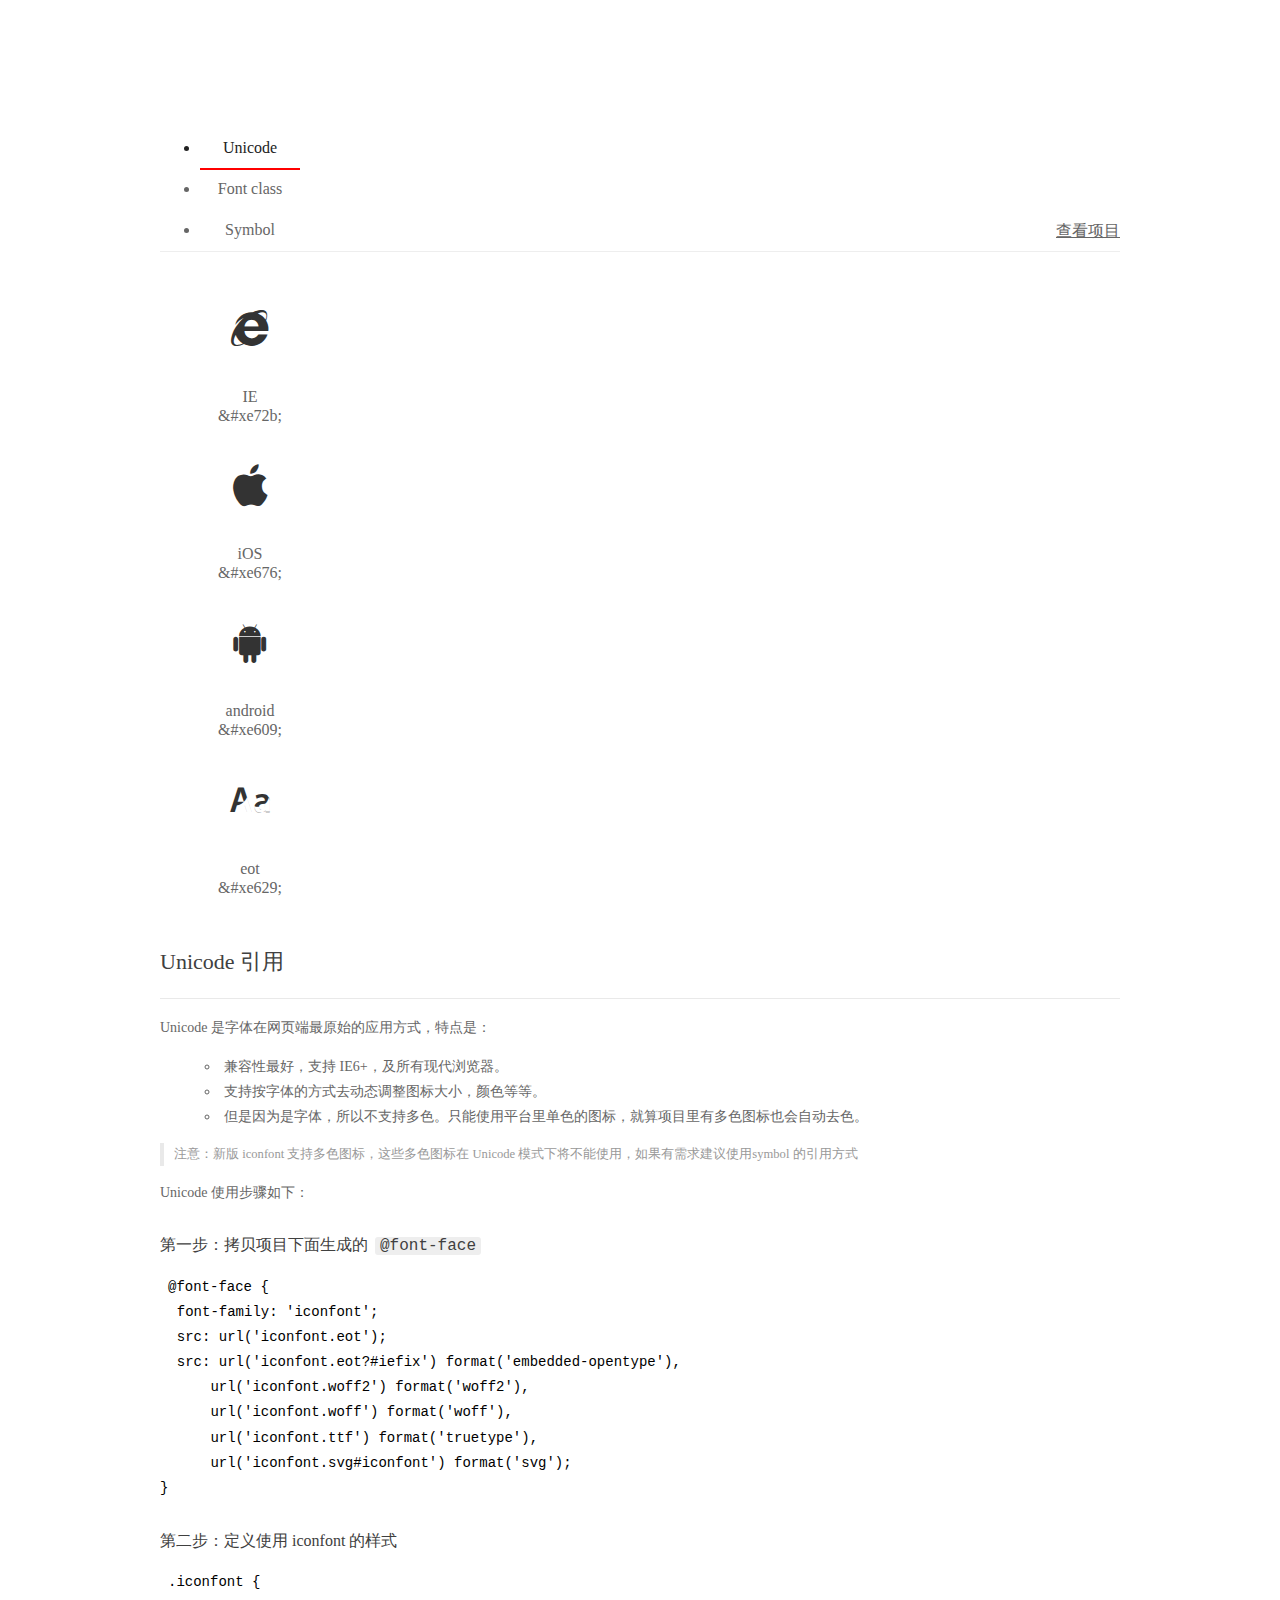
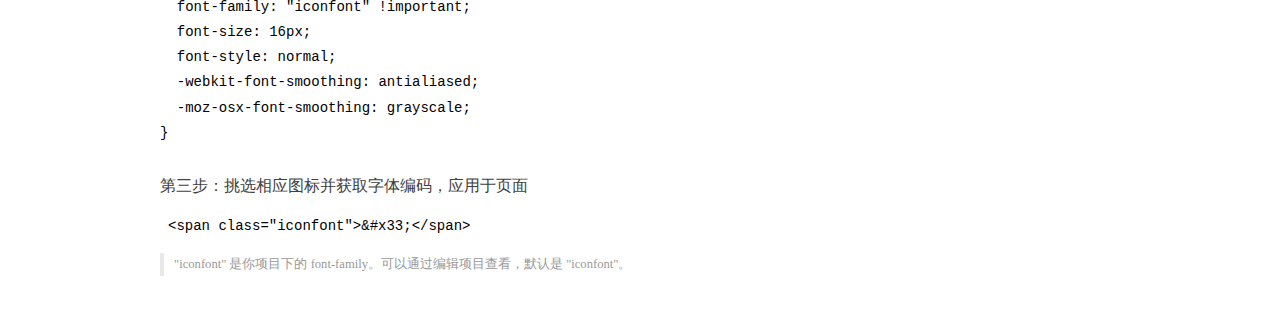
<file: blog/style/iconfont/demo_index.html>
<!DOCTYPE html>
<html>
<head>
  <meta charset="utf-8"/>
  <title>IconFont Demo</title>
  <link rel="shortcut icon" href="https://img.alicdn.com/tps/i4/TB1_oz6GVXXXXaFXpXXJDFnIXXX-64-64.ico" type="image/x-icon"/>
  <link rel="stylesheet" href="https://g.alicdn.com/thx/cube/1.3.2/cube.min.css">
  <link rel="stylesheet" href="demo.css">
  <link rel="stylesheet" href="iconfont.css">
  <script src="iconfont.js"></script>
  <!-- jQuery -->
  <script src="https://a1.alicdn.com/oss/uploads/2018/12/26/7bfddb60-08e8-11e9-9b04-53e73bb6408b.js"></script>
  <!-- 代码高亮 -->
  <script src="https://a1.alicdn.com/oss/uploads/2018/12/26/a3f714d0-08e6-11e9-8a15-ebf944d7534c.js"></script>
</head>
<body>
  <div class="main">
    <h1 class="logo"><a href="https://www.iconfont.cn/" title="iconfont 首页" target="_blank">&#xe86b;</a></h1>
    <div class="nav-tabs">
      <ul id="tabs" class="dib-box">
        <li class="dib active"><span>Unicode</span></li>
        <li class="dib"><span>Font class</span></li>
        <li class="dib"><span>Symbol</span></li>
      </ul>
      
      <a href="https://www.iconfont.cn/manage/index?manage_type=myprojects&projectId=1991884" target="_blank" class="nav-more">查看项目</a>
      
    </div>
    <div class="tab-container">
      <div class="content unicode" style="display: block;">
          <ul class="icon_lists dib-box">
          
            <li class="dib">
              <span class="icon iconfont">&#xe72b;</span>
                <div class="name">IE</div>
                <div class="code-name">&amp;#xe72b;</div>
              </li>
          
            <li class="dib">
              <span class="icon iconfont">&#xe676;</span>
                <div class="name">iOS</div>
                <div class="code-name">&amp;#xe676;</div>
              </li>
          
            <li class="dib">
              <span class="icon iconfont">&#xe609;</span>
                <div class="name">android</div>
                <div class="code-name">&amp;#xe609;</div>
              </li>
          
            <li class="dib">
              <span class="icon iconfont">&#xe629;</span>
                <div class="name">eot</div>
                <div class="code-name">&amp;#xe629;</div>
              </li>
          
          </ul>
          <div class="article markdown">
          <h2 id="unicode-">Unicode 引用</h2>
          <hr>

          <p>Unicode 是字体在网页端最原始的应用方式，特点是：</p>
          <ul>
            <li>兼容性最好，支持 IE6+，及所有现代浏览器。</li>
            <li>支持按字体的方式去动态调整图标大小，颜色等等。</li>
            <li>但是因为是字体，所以不支持多色。只能使用平台里单色的图标，就算项目里有多色图标也会自动去色。</li>
          </ul>
          <blockquote>
            <p>注意：新版 iconfont 支持多色图标，这些多色图标在 Unicode 模式下将不能使用，如果有需求建议使用symbol 的引用方式</p>
          </blockquote>
          <p>Unicode 使用步骤如下：</p>
          <h3 id="-font-face">第一步：拷贝项目下面生成的 <code>@font-face</code></h3>
<pre><code class="language-css"
>@font-face {
  font-family: 'iconfont';
  src: url('iconfont.eot');
  src: url('iconfont.eot?#iefix') format('embedded-opentype'),
      url('iconfont.woff2') format('woff2'),
      url('iconfont.woff') format('woff'),
      url('iconfont.ttf') format('truetype'),
      url('iconfont.svg#iconfont') format('svg');
}
</code></pre>
          <h3 id="-iconfont-">第二步：定义使用 iconfont 的样式</h3>
<pre><code class="language-css"
>.iconfont {
  font-family: "iconfont" !important;
  font-size: 16px;
  font-style: normal;
  -webkit-font-smoothing: antialiased;
  -moz-osx-font-smoothing: grayscale;
}
</code></pre>
          <h3 id="-">第三步：挑选相应图标并获取字体编码，应用于页面</h3>
<pre>
<code class="language-html"
>&lt;span class="iconfont"&gt;&amp;#x33;&lt;/span&gt;
</code></pre>
          <blockquote>
            <p>"iconfont" 是你项目下的 font-family。可以通过编辑项目查看，默认是 "iconfont"。</p>
          </blockquote>
          </div>
      </div>
      <div class="content font-class">
        <ul class="icon_lists dib-box">
          
          <li class="dib">
            <span class="icon iconfont icon-ie"></span>
            <div class="name">
              IE
            </div>
            <div class="code-name">.icon-ie
            </div>
          </li>
          
          <li class="dib">
            <span class="icon iconfont icon-ios"></span>
            <div class="name">
              iOS
            </div>
            <div class="code-name">.icon-ios
            </div>
          </li>
          
          <li class="dib">
            <span class="icon iconfont icon-android"></span>
            <div class="name">
              android
            </div>
            <div class="code-name">.icon-android
            </div>
          </li>
          
          <li class="dib">
            <span class="icon iconfont icon-eot"></span>
            <div class="name">
              eot
            </div>
            <div class="code-name">.icon-eot
            </div>
          </li>
          
        </ul>
        <div class="article markdown">
        <h2 id="font-class-">font-class 引用</h2>
        <hr>

        <p>font-class 是 Unicode 使用方式的一种变种，主要是解决 Unicode 书写不直观，语意不明确的问题。</p>
        <p>与 Unicode 使用方式相比，具有如下特点：</p>
        <ul>
          <li>兼容性良好，支持 IE8+，及所有现代浏览器。</li>
          <li>相比于 Unicode 语意明确，书写更直观。可以很容易分辨这个 icon 是什么。</li>
          <li>因为使用 class 来定义图标，所以当要替换图标时，只需要修改 class 里面的 Unicode 引用。</li>
          <li>不过因为本质上还是使用的字体，所以多色图标还是不支持的。</li>
        </ul>
        <p>使用步骤如下：</p>
        <h3 id="-fontclass-">第一步：引入项目下面生成的 fontclass 代码：</h3>
<pre><code class="language-html">&lt;link rel="stylesheet" href="./iconfont.css"&gt;
</code></pre>
        <h3 id="-">第二步：挑选相应图标并获取类名，应用于页面：</h3>
<pre><code class="language-html">&lt;span class="iconfont icon-xxx"&gt;&lt;/span&gt;
</code></pre>
        <blockquote>
          <p>"
            iconfont" 是你项目下的 font-family。可以通过编辑项目查看，默认是 "iconfont"。</p>
        </blockquote>
      </div>
      </div>
      <div class="content symbol">
          <ul class="icon_lists dib-box">
          
            <li class="dib">
                <svg class="icon svg-icon" aria-hidden="true">
                  <use xlink:href="#icon-ie"></use>
                </svg>
                <div class="name">IE</div>
                <div class="code-name">#icon-ie</div>
            </li>
          
            <li class="dib">
                <svg class="icon svg-icon" aria-hidden="true">
                  <use xlink:href="#icon-ios"></use>
                </svg>
                <div class="name">iOS</div>
                <div class="code-name">#icon-ios</div>
            </li>
          
            <li class="dib">
                <svg class="icon svg-icon" aria-hidden="true">
                  <use xlink:href="#icon-android"></use>
                </svg>
                <div class="name">android</div>
                <div class="code-name">#icon-android</div>
            </li>
          
            <li class="dib">
                <svg class="icon svg-icon" aria-hidden="true">
                  <use xlink:href="#icon-eot"></use>
                </svg>
                <div class="name">eot</div>
                <div class="code-name">#icon-eot</div>
            </li>
          
          </ul>
          <div class="article markdown">
          <h2 id="symbol-">Symbol 引用</h2>
          <hr>

          <p>这是一种全新的使用方式，应该说这才是未来的主流，也是平台目前推荐的用法。相关介绍可以参考这篇<a href="">文章</a>
            这种用法其实是做了一个 SVG 的集合，与另外两种相比具有如下特点：</p>
          <ul>
            <li>支持多色图标了，不再受单色限制。</li>
            <li>通过一些技巧，支持像字体那样，通过 <code>font-size</code>, <code>color</code> 来调整样式。</li>
            <li>兼容性较差，支持 IE9+，及现代浏览器。</li>
            <li>浏览器渲染 SVG 的性能一般，还不如 png。</li>
          </ul>
          <p>使用步骤如下：</p>
          <h3 id="-symbol-">第一步：引入项目下面生成的 symbol 代码：</h3>
<pre><code class="language-html">&lt;script src="./iconfont.js"&gt;&lt;/script&gt;
</code></pre>
          <h3 id="-css-">第二步：加入通用 CSS 代码（引入一次就行）：</h3>
<pre><code class="language-html">&lt;style&gt;
.icon {
  width: 1em;
  height: 1em;
  vertical-align: -0.15em;
  fill: currentColor;
  overflow: hidden;
}
&lt;/style&gt;
</code></pre>
          <h3 id="-">第三步：挑选相应图标并获取类名，应用于页面：</h3>
<pre><code class="language-html">&lt;svg class="icon" aria-hidden="true"&gt;
  &lt;use xlink:href="#icon-xxx"&gt;&lt;/use&gt;
&lt;/svg&gt;
</code></pre>
          </div>
      </div>

    </div>
  </div>
  <script>
  $(document).ready(function () {
      $('.tab-container .content:first').show()

      $('#tabs li').click(function (e) {
        var tabContent = $('.tab-container .content')
        var index = $(this).index()

        if ($(this).hasClass('active')) {
          return
        } else {
          $('#tabs li').removeClass('active')
          $(this).addClass('active')

          tabContent.hide().eq(index).fadeIn()
        }
      })
    })
  </script>
</body>
</html>
</file>
<file: blog/style/iconfont/demo.css>
/* Logo 字体 */
@font-face {
  font-family: "iconfont logo";
  src: url('https://at.alicdn.com/t/font_985780_km7mi63cihi.eot?t=1545807318834');
  src: url('https://at.alicdn.com/t/font_985780_km7mi63cihi.eot?t=1545807318834#iefix') format('embedded-opentype'),
    url('https://at.alicdn.com/t/font_985780_km7mi63cihi.woff?t=1545807318834') format('woff'),
    url('https://at.alicdn.com/t/font_985780_km7mi63cihi.ttf?t=1545807318834') format('truetype'),
    url('https://at.alicdn.com/t/font_985780_km7mi63cihi.svg?t=1545807318834#iconfont') format('svg');
}

.logo {
  font-family: "iconfont logo";
  font-size: 160px;
  font-style: normal;
  -webkit-font-smoothing: antialiased;
  -moz-osx-font-smoothing: grayscale;
}

/* tabs */
.nav-tabs {
  position: relative;
}

.nav-tabs .nav-more {
  position: absolute;
  right: 0;
  bottom: 0;
  height: 42px;
  line-height: 42px;
  color: #666;
}

#tabs {
  border-bottom: 1px solid #eee;
}

#tabs li {
  cursor: pointer;
  width: 100px;
  height: 40px;
  line-height: 40px;
  text-align: center;
  font-size: 16px;
  border-bottom: 2px solid transparent;
  position: relative;
  z-index: 1;
  margin-bottom: -1px;
  color: #666;
}


#tabs .active {
  border-bottom-color: #f00;
  color: #222;
}

.tab-container .content {
  display: none;
}

/* 页面布局 */
.main {
  padding: 30px 100px;
  width: 960px;
  margin: 0 auto;
}

.main .logo {
  color: #333;
  text-align: left;
  margin-bottom: 30px;
  line-height: 1;
  height: 110px;
  margin-top: -50px;
  overflow: hidden;
  *zoom: 1;
}

.main .logo a {
  font-size: 160px;
  color: #333;
}

.helps {
  margin-top: 40px;
}

.helps pre {
  padding: 20px;
  margin: 10px 0;
  border: solid 1px #e7e1cd;
  background-color: #fffdef;
  overflow: auto;
}

.icon_lists {
  width: 100% !important;
  overflow: hidden;
  *zoom: 1;
}

.icon_lists li {
  width: 100px;
  margin-bottom: 10px;
  margin-right: 20px;
  text-align: center;
  list-style: none !important;
  cursor: default;
}

.icon_lists li .code-name {
  line-height: 1.2;
}

.icon_lists .icon {
  display: block;
  height: 100px;
  line-height: 100px;
  font-size: 42px;
  margin: 10px auto;
  color: #333;
  -webkit-transition: font-size 0.25s linear, width 0.25s linear;
  -moz-transition: font-size 0.25s linear, width 0.25s linear;
  transition: font-size 0.25s linear, width 0.25s linear;
}

.icon_lists .icon:hover {
  font-size: 100px;
}

.icon_lists .svg-icon {
  /* 通过设置 font-size 来改变图标大小 */
  width: 1em;
  /* 图标和文字相邻时，垂直对齐 */
  vertical-align: -0.15em;
  /* 通过设置 color 来改变 SVG 的颜色/fill */
  fill: currentColor;
  /* path 和 stroke 溢出 viewBox 部分在 IE 下会显示
      normalize.css 中也包含这行 */
  overflow: hidden;
}

.icon_lists li .name,
.icon_lists li .code-name {
  color: #666;
}

/* markdown 样式 */
.markdown {
  color: #666;
  font-size: 14px;
  line-height: 1.8;
}

.highlight {
  line-height: 1.5;
}

.markdown img {
  vertical-align: middle;
  max-width: 100%;
}

.markdown h1 {
  color: #404040;
  font-weight: 500;
  line-height: 40px;
  margin-bottom: 24px;
}

.markdown h2,
.markdown h3,
.markdown h4,
.markdown h5,
.markdown h6 {
  color: #404040;
  margin: 1.6em 0 0.6em 0;
  font-weight: 500;
  clear: both;
}

.markdown h1 {
  font-size: 28px;
}

.markdown h2 {
  font-size: 22px;
}

.markdown h3 {
  font-size: 16px;
}

.markdown h4 {
  font-size: 14px;
}

.markdown h5 {
  font-size: 12px;
}

.markdown h6 {
  font-size: 12px;
}

.markdown hr {
  height: 1px;
  border: 0;
  background: #e9e9e9;
  margin: 16px 0;
  clear: both;
}

.markdown p {
  margin: 1em 0;
}

.markdown>p,
.markdown>blockquote,
.markdown>.highlight,
.markdown>ol,
.markdown>ul {
  width: 80%;
}

.markdown ul>li {
  list-style: circle;
}

.markdown>ul li,
.markdown blockquote ul>li {
  margin-left: 20px;
  padding-left: 4px;
}

.markdown>ul li p,
.markdown>ol li p {
  margin: 0.6em 0;
}

.markdown ol>li {
  list-style: decimal;
}

.markdown>ol li,
.markdown blockquote ol>li {
  margin-left: 20px;
  padding-left: 4px;
}

.markdown code {
  margin: 0 3px;
  padding: 0 5px;
  background: #eee;
  border-radius: 3px;
}

.markdown strong,
.markdown b {
  font-weight: 600;
}

.markdown>table {
  border-collapse: collapse;
  border-spacing: 0px;
  empty-cells: show;
  border: 1px solid #e9e9e9;
  width: 95%;
  margin-bottom: 24px;
}

.markdown>table th {
  white-space: nowrap;
  color: #333;
  font-weight: 600;
}

.markdown>table th,
.markdown>table td {
  border: 1px solid #e9e9e9;
  padding: 8px 16px;
  text-align: left;
}

.markdown>table th {
  background: #F7F7F7;
}

.markdown blockquote {
  font-size: 90%;
  color: #999;
  border-left: 4px solid #e9e9e9;
  padding-left: 0.8em;
  margin: 1em 0;
}

.markdown blockquote p {
  margin: 0;
}

.markdown .anchor {
  opacity: 0;
  transition: opacity 0.3s ease;
  margin-left: 8px;
}

.markdown .waiting {
  color: #ccc;
}

.markdown h1:hover .anchor,
.markdown h2:hover .anchor,
.markdown h3:hover .anchor,
.markdown h4:hover .anchor,
.markdown h5:hover .anchor,
.markdown h6:hover .anchor {
  opacity: 1;
  display: inline-block;
}

.markdown>br,
.markdown>p>br {
  clear: both;
}


.hljs {
  display: block;
  background: white;
  padding: 0.5em;
  color: #333333;
  overflow-x: auto;
}

.hljs-comment,
.hljs-meta {
  color: #969896;
}

.hljs-string,
.hljs-variable,
.hljs-template-variable,
.hljs-strong,
.hljs-emphasis,
.hljs-quote {
  color: #df5000;
}

.hljs-keyword,
.hljs-selector-tag,
.hljs-type {
  color: #a71d5d;
}

.hljs-literal,
.hljs-symbol,
.hljs-bullet,
.hljs-attribute {
  color: #0086b3;
}

.hljs-section,
.hljs-name {
  color: #63a35c;
}

.hljs-tag {
  color: #333333;
}

.hljs-title,
.hljs-attr,
.hljs-selector-id,
.hljs-selector-class,
.hljs-selector-attr,
.hljs-selector-pseudo {
  color: #795da3;
}

.hljs-addition {
  color: #55a532;
  background-color: #eaffea;
}

.hljs-deletion {
  color: #bd2c00;
  background-color: #ffecec;
}

.hljs-link {
  text-decoration: underline;
}

/* 代码高亮 */
/* PrismJS 1.15.0
https://prismjs.com/download.html#themes=prism&languages=markup+css+clike+javascript */
/**
 * prism.js default theme for JavaScript, CSS and HTML
 * Based on dabblet (http://dabblet.com)
 * @author Lea Verou
 */
code[class*="language-"],
pre[class*="language-"] {
  color: black;
  background: none;
  text-shadow: 0 1px white;
  font-family: Consolas, Monaco, 'Andale Mono', 'Ubuntu Mono', monospace;
  text-align: left;
  white-space: pre;
  word-spacing: normal;
  word-break: normal;
  word-wrap: normal;
  line-height: 1.5;

  -moz-tab-size: 4;
  -o-tab-size: 4;
  tab-size: 4;

  -webkit-hyphens: none;
  -moz-hyphens: none;
  -ms-hyphens: none;
  hyphens: none;
}

pre[class*="language-"]::-moz-selection,
pre[class*="language-"] ::-moz-selection,
code[class*="language-"]::-moz-selection,
code[class*="language-"] ::-moz-selection {
  text-shadow: none;
  background: #b3d4fc;
}

pre[class*="language-"]::selection,
pre[class*="language-"] ::selection,
code[class*="language-"]::selection,
code[class*="language-"] ::selection {
  text-shadow: none;
  background: #b3d4fc;
}

@media print {

  code[class*="language-"],
  pre[class*="language-"] {
    text-shadow: none;
  }
}

/* Code blocks */
pre[class*="language-"] {
  padding: 1em;
  margin: .5em 0;
  overflow: auto;
}

:not(pre)>code[class*="language-"],
pre[class*="language-"] {
  background: #f5f2f0;
}

/* Inline code */
:not(pre)>code[class*="language-"] {
  padding: .1em;
  border-radius: .3em;
  white-space: normal;
}

.token.comment,
.token.prolog,
.token.doctype,
.token.cdata {
  color: slategray;
}

.token.punctuation {
  color: #999;
}

.namespace {
  opacity: .7;
}

.token.property,
.token.tag,
.token.boolean,
.token.number,
.token.constant,
.token.symbol,
.token.deleted {
  color: #905;
}

.token.selector,
.token.attr-name,
.token.string,
.token.char,
.token.builtin,
.token.inserted {
  color: #690;
}

.token.operator,
.token.entity,
.token.url,
.language-css .token.string,
.style .token.string {
  color: #9a6e3a;
  background: hsla(0, 0%, 100%, .5);
}

.token.atrule,
.token.attr-value,
.token.keyword {
  color: #07a;
}

.token.function,
.token.class-name {
  color: #DD4A68;
}

.token.regex,
.token.important,
.token.variable {
  color: #e90;
}

.token.important,
.token.bold {
  font-weight: bold;
}

.token.italic {
  font-style: italic;
}

.token.entity {
  cursor: help;
}
</file>
<file: blog/style/iconfont/iconfont.css>
@font-face {font-family: "iconfont";
  src: url('iconfont.eot?t=1596748118459'); /* IE9 */
  src: url('iconfont.eot?t=1596748118459#iefix') format('embedded-opentype'), /* IE6-IE8 */
  url('[data-uri]') format('woff2'),
  url('iconfont.woff?t=1596748118459') format('woff'),
  url('iconfont.ttf?t=1596748118459') format('truetype'), /* chrome, firefox, opera, Safari, Android, iOS 4.2+ */
  url('iconfont.svg?t=1596748118459#iconfont') format('svg'); /* iOS 4.1- */
}

.iconfont {
  font-family: "iconfont" !important;
  font-size: 16px;
  font-style: normal;
  -webkit-font-smoothing: antialiased;
  -moz-osx-font-smoothing: grayscale;
}

.icon-ie:before {
  content: "\e72b";
}

.icon-ios:before {
  content: "\e676";
}

.icon-android:before {
  content: "\e609";
}

.icon-eot:before {
  content: "\e629";
}
</file>
